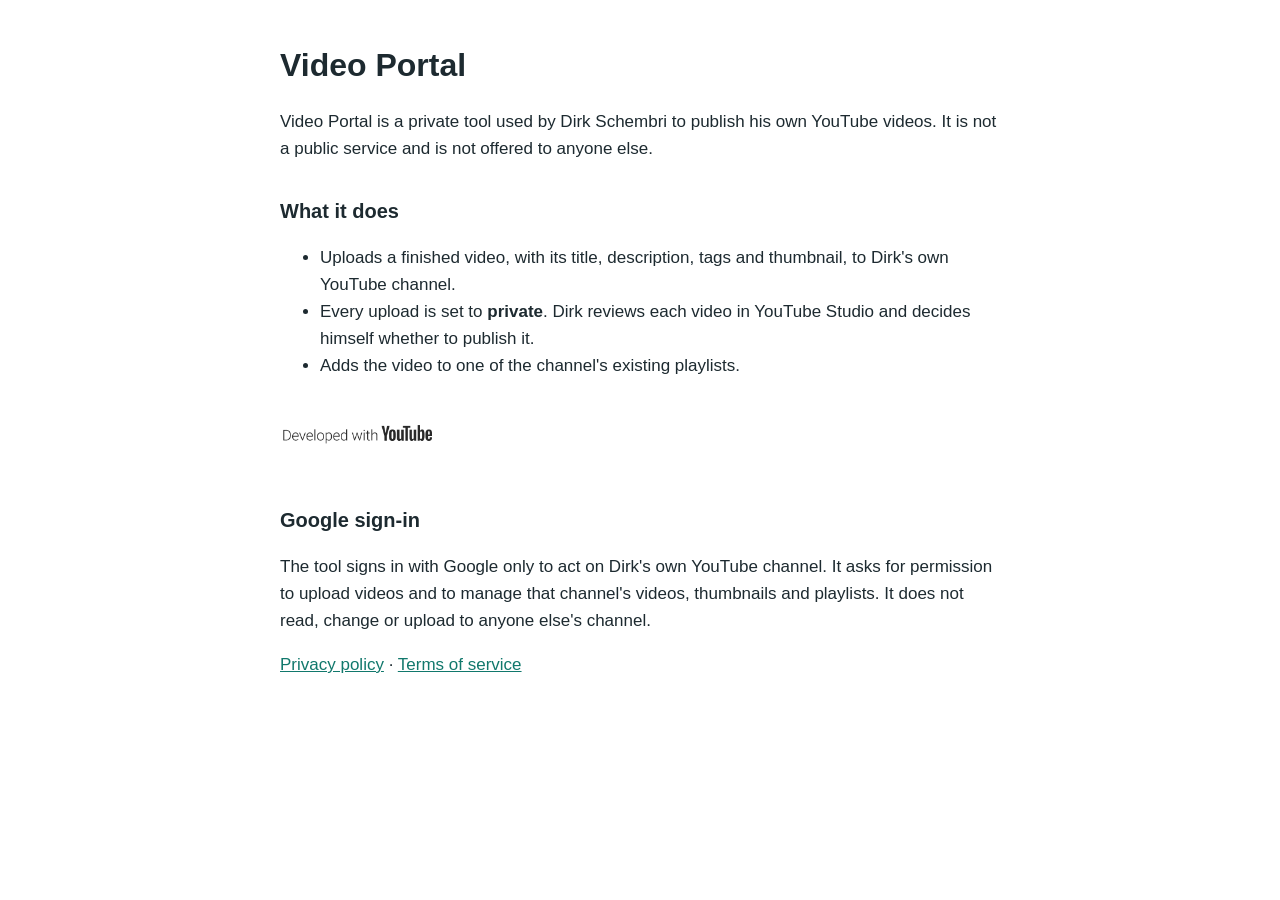
<file: index.html>
<!doctype html>
<html lang="en">
<head>
<meta charset="utf-8">
<meta name="viewport" content="width=device-width, initial-scale=1">
<title>Video Portal</title>
<meta name="description" content="Video Portal is a private tool that uploads Dirk Schembri's own videos to his own YouTube channel.">
<link rel="stylesheet" href="style.css">
</head>
<body>
<main>
  <h1>Video Portal</h1>
  <p>Video Portal is a private tool used by Dirk Schembri to publish his own YouTube videos. It is not a public service and is not offered to anyone else.</p>

  <h2>What it does</h2>
  <ul>
    <li>Uploads a finished video, with its title, description, tags and thumbnail, to Dirk's own YouTube channel.</li>
    <li>Every upload is set to <strong>private</strong>. Dirk reviews each video in YouTube Studio and decides himself whether to publish it.</li>
    <li>Adds the video to one of the channel's existing playlists.</li>
  </ul>
  <p class="yt-badge">
    <a href="https://www.youtube.com/channel/UCKpg0WdH4fFnjG9S-Ca574A">
      <picture>
        <source srcset="images/developed-with-youtube-sentence-case-light.png" media="(prefers-color-scheme: dark)">
        <img src="images/developed-with-youtube-sentence-case-dark.png" alt="Developed with YouTube" width="210" height="75">
      </picture>
    </a>
  </p>

  <h2>Google sign-in</h2>
  <p>The tool signs in with Google only to act on Dirk's own YouTube channel. It asks for permission to upload videos and to manage that channel's videos, thumbnails and playlists. It does not read, change or upload to anyone else's channel.</p>

  <p><a href="privacy.html">Privacy policy</a> · <a href="terms.html">Terms of service</a></p>
</main>
</body>
</html>
</file>
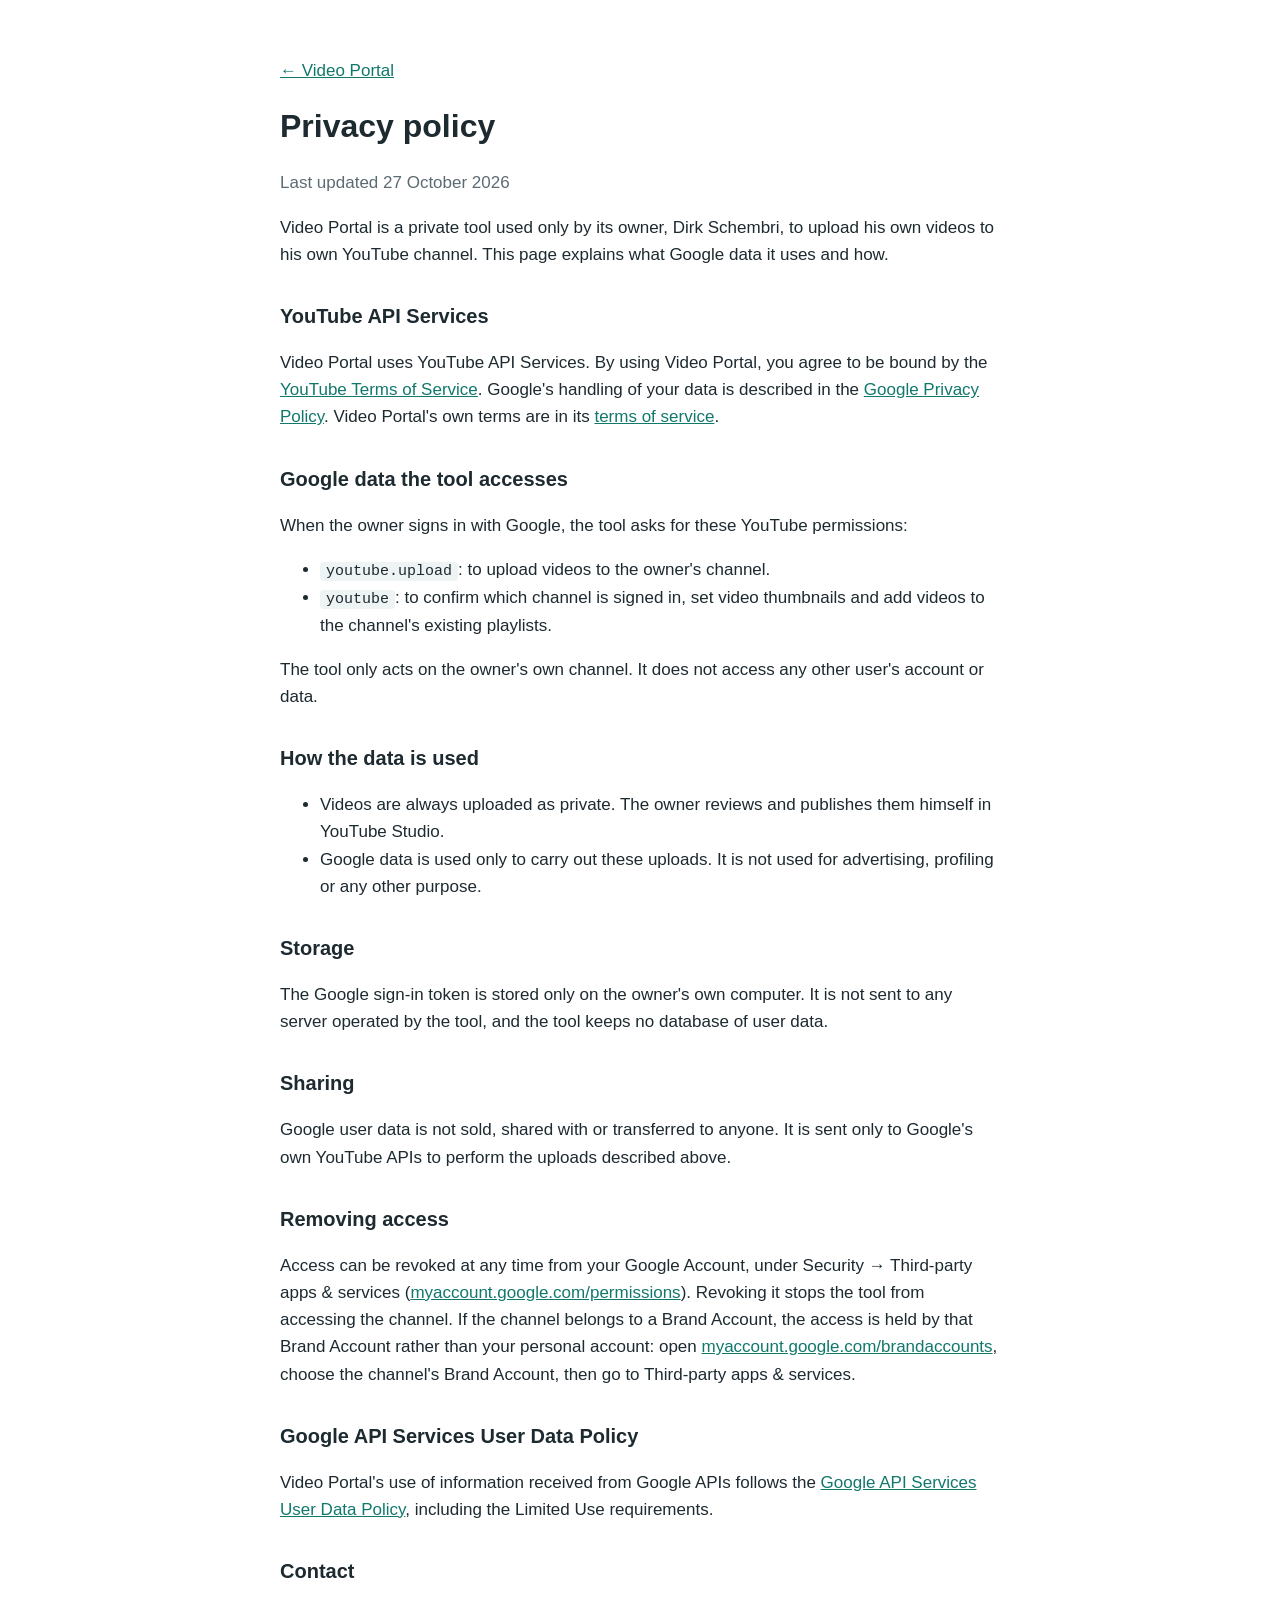
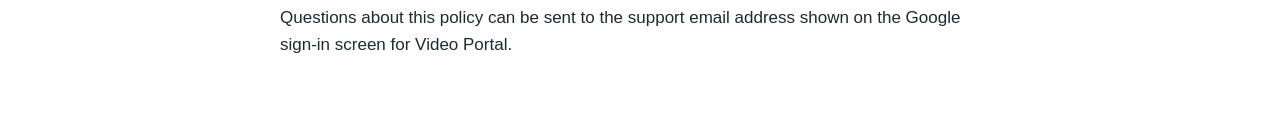
<file: privacy.html>
<!doctype html>
<html lang="en">
<head>
<meta charset="utf-8">
<meta name="viewport" content="width=device-width, initial-scale=1">
<title>Video Portal Privacy</title>
<meta name="description" content="Privacy policy for Video Portal, a private tool that uploads Dirk Schembri's own videos to his own YouTube channel.">
<link rel="stylesheet" href="style.css">
</head>
<body>
<main>
  <p><a href="index.html">← Video Portal</a></p>
  <h1>Privacy policy</h1>
  <p class="muted">Last updated 27 October 2026</p>

  <p>Video Portal is a private tool used only by its owner, Dirk Schembri, to upload his own videos to his own YouTube channel. This page explains what Google data it uses and how.</p>

  <h2>YouTube API Services</h2>
  <p>Video Portal uses YouTube API Services. By using Video Portal, you agree to be bound by the <a href="https://www.youtube.com/t/terms">YouTube Terms of Service</a>. Google's handling of your data is described in the <a href="https://policies.google.com/privacy">Google Privacy Policy</a>. Video Portal's own terms are in its <a href="terms.html">terms of service</a>.</p>

  <h2>Google data the tool accesses</h2>
  <p>When the owner signs in with Google, the tool asks for these YouTube permissions:</p>
  <ul>
    <li><code>youtube.upload</code>: to upload videos to the owner's channel.</li>
    <li><code>youtube</code>: to confirm which channel is signed in, set video thumbnails and add videos to the channel's existing playlists.</li>
  </ul>
  <p>The tool only acts on the owner's own channel. It does not access any other user's account or data.</p>

  <h2>How the data is used</h2>
  <ul>
    <li>Videos are always uploaded as private. The owner reviews and publishes them himself in YouTube Studio.</li>
    <li>Google data is used only to carry out these uploads. It is not used for advertising, profiling or any other purpose.</li>
  </ul>

  <h2>Storage</h2>
  <p>The Google sign-in token is stored only on the owner's own computer. It is not sent to any server operated by the tool, and the tool keeps no database of user data.</p>

  <h2>Sharing</h2>
  <p>Google user data is not sold, shared with or transferred to anyone. It is sent only to Google's own YouTube APIs to perform the uploads described above.</p>

  <h2>Removing access</h2>
  <p>Access can be revoked at any time from your Google Account, under Security → Third-party apps &amp; services (<a href="https://myaccount.google.com/permissions">myaccount.google.com/permissions</a>). Revoking it stops the tool from accessing the channel. If the channel belongs to a Brand Account, the access is held by that Brand Account rather than your personal account: open <a href="https://myaccount.google.com/brandaccounts">myaccount.google.com/brandaccounts</a>, choose the channel's Brand Account, then go to Third-party apps &amp; services.</p>

  <h2>Google API Services User Data Policy</h2>
  <p>Video Portal's use of information received from Google APIs follows the <a href="https://developers.google.com/terms/api-services-user-data-policy">Google API Services User Data Policy</a>, including the Limited Use requirements.</p>

  <h2>Contact</h2>
  <p>Questions about this policy can be sent to the support email address shown on the Google sign-in screen for Video Portal.</p>
</main>
</body>
</html>
</file>
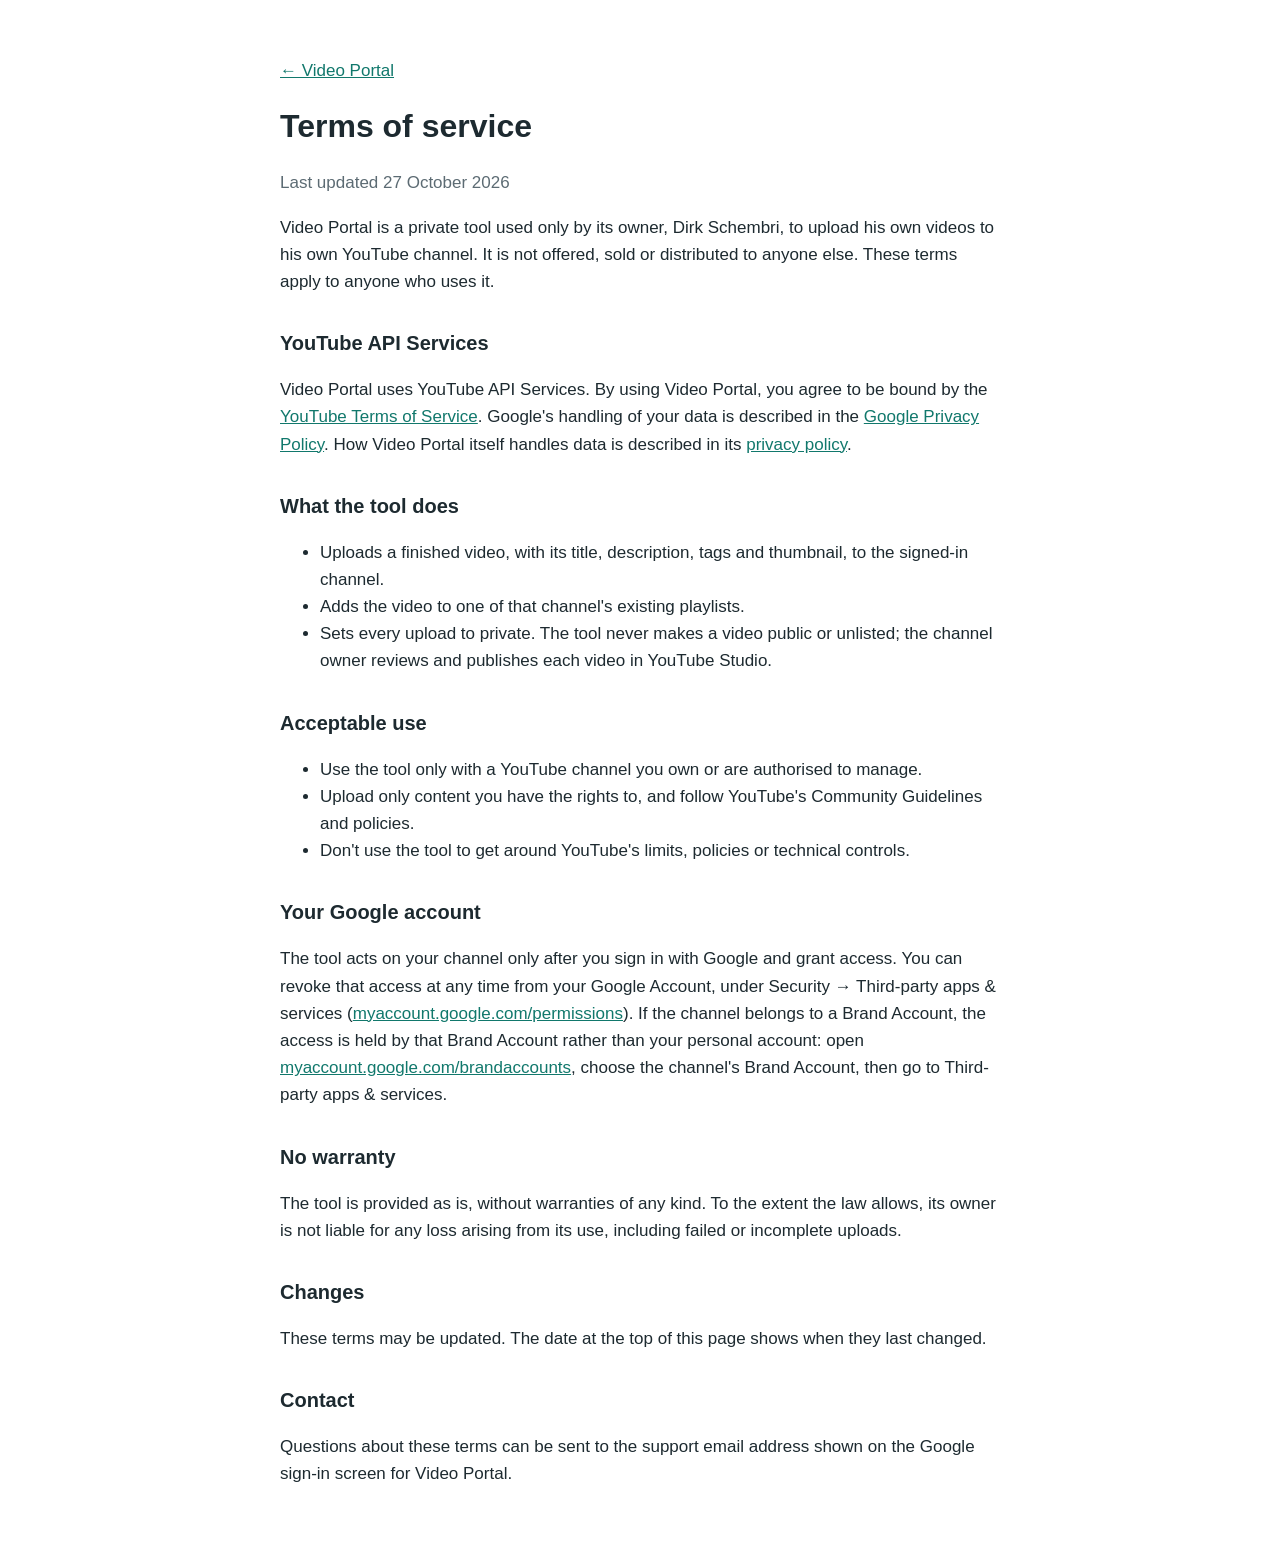
<file: terms.html>
<!doctype html>
<html lang="en">
<head>
<meta charset="utf-8">
<meta name="viewport" content="width=device-width, initial-scale=1">
<title>Video Portal Terms</title>
<meta name="description" content="Terms of service for Video Portal, a private tool that uploads Dirk Schembri's own videos to his own YouTube channel.">
<link rel="stylesheet" href="style.css">
</head>
<body>
<main>
  <p><a href="index.html">← Video Portal</a></p>
  <h1>Terms of service</h1>
  <p class="muted">Last updated 27 October 2026</p>

  <p>Video Portal is a private tool used only by its owner, Dirk Schembri, to upload his own videos to his own YouTube channel. It is not offered, sold or distributed to anyone else. These terms apply to anyone who uses it.</p>

  <h2>YouTube API Services</h2>
  <p>Video Portal uses YouTube API Services. By using Video Portal, you agree to be bound by the <a href="https://www.youtube.com/t/terms">YouTube Terms of Service</a>. Google's handling of your data is described in the <a href="https://policies.google.com/privacy">Google Privacy Policy</a>. How Video Portal itself handles data is described in its <a href="privacy.html">privacy policy</a>.</p>

  <h2>What the tool does</h2>
  <ul>
    <li>Uploads a finished video, with its title, description, tags and thumbnail, to the signed-in channel.</li>
    <li>Adds the video to one of that channel's existing playlists.</li>
    <li>Sets every upload to private. The tool never makes a video public or unlisted; the channel owner reviews and publishes each video in YouTube Studio.</li>
  </ul>

  <h2>Acceptable use</h2>
  <ul>
    <li>Use the tool only with a YouTube channel you own or are authorised to manage.</li>
    <li>Upload only content you have the rights to, and follow YouTube's Community Guidelines and policies.</li>
    <li>Don't use the tool to get around YouTube's limits, policies or technical controls.</li>
  </ul>

  <h2>Your Google account</h2>
  <p>The tool acts on your channel only after you sign in with Google and grant access. You can revoke that access at any time from your Google Account, under Security → Third-party apps &amp; services (<a href="https://myaccount.google.com/permissions">myaccount.google.com/permissions</a>). If the channel belongs to a Brand Account, the access is held by that Brand Account rather than your personal account: open <a href="https://myaccount.google.com/brandaccounts">myaccount.google.com/brandaccounts</a>, choose the channel's Brand Account, then go to Third-party apps &amp; services.</p>

  <h2>No warranty</h2>
  <p>The tool is provided as is, without warranties of any kind. To the extent the law allows, its owner is not liable for any loss arising from its use, including failed or incomplete uploads.</p>

  <h2>Changes</h2>
  <p>These terms may be updated. The date at the top of this page shows when they last changed.</p>

  <h2>Contact</h2>
  <p>Questions about these terms can be sent to the support email address shown on the Google sign-in screen for Video Portal.</p>
</main>
</body>
</html>
</file>
<file: style.css>
:root { --bg: #ffffff; --text: #1d2a30; --muted: #5c6b73; --link: #11786c; --code: #eef3f4; }
@media (prefers-color-scheme: dark) {
  :root { --bg: #0e2a38; --text: #f4f1ea; --muted: #9fb0b8; --link: #27d3be; --code: #123a4c; }
}
body { margin: 0; background: var(--bg); color: var(--text); font: 17px/1.6 Arial, Helvetica, sans-serif; }
main { max-width: 720px; margin: 0 auto; padding: 40px 16px 64px; }
h1 { font-size: 32px; margin: 0 0 12px; }
h2 { font-size: 20px; margin: 32px 0 8px; }
a { color: var(--link); }
code { background: var(--code); padding: 1px 6px; border-radius: 4px; font-size: 15px; }
.muted { color: var(--muted); }
.yt-badge { margin: 8px 0 0; }
.yt-badge img { display: block; width: 210px; height: auto; margin-left: -28px; }
</file>
